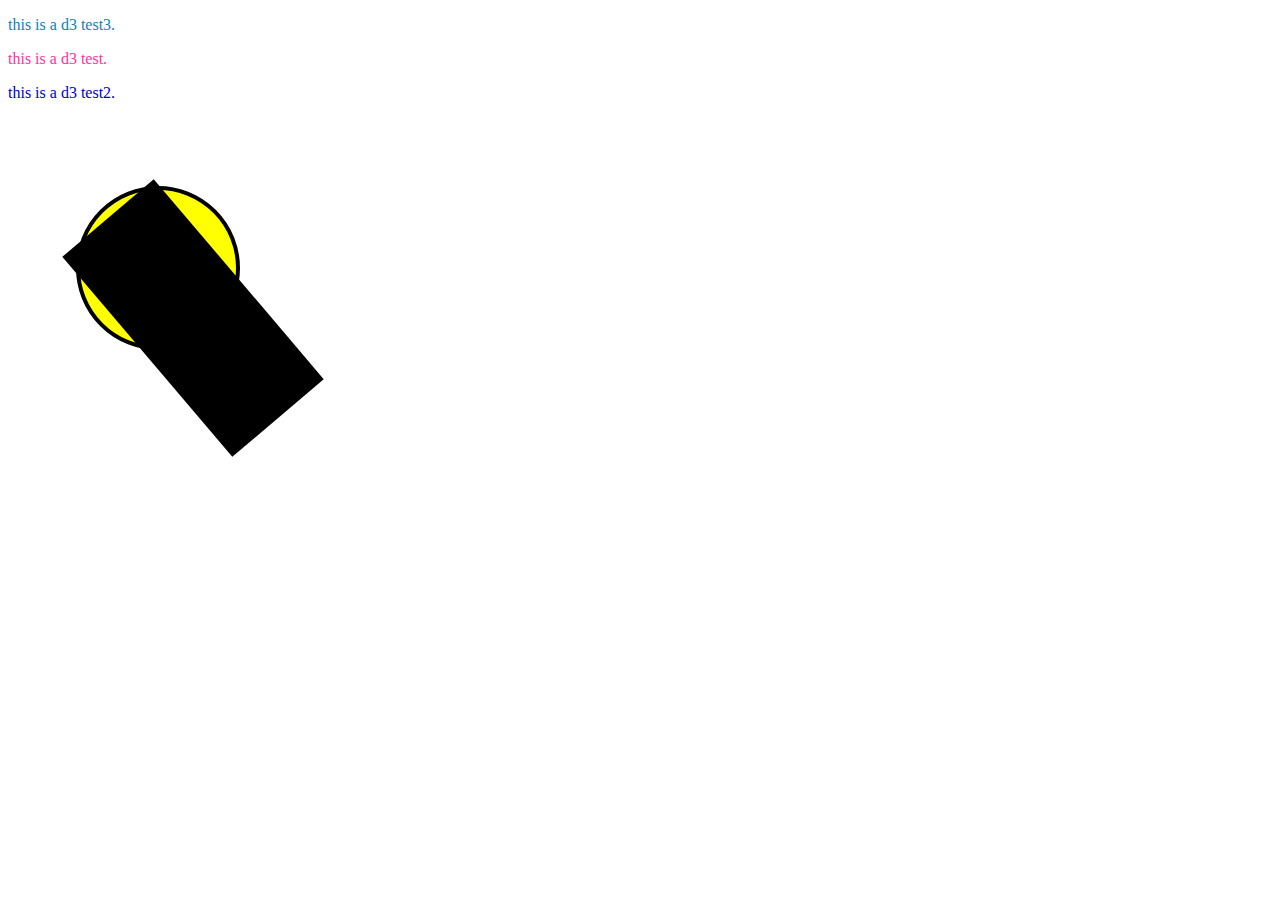
<file: index.html>
<!DOCTYPE html>
<html lang="en">
<head>
    <meta charset="UTF-8">
    <title>indexHtml</title>
    <script src="https://d3js.org/d3.v3.min.js"></script>
</head>
<body>
<p style="color:#1181B8;"> this is a d3 test3.</p>
<div>
    <p style="color:#ff3399;"> this is a d3 test.</p>

    <p style="color:#0000cc;"> this is a d3 test2.</p>

</div>
<!--svg共预定义了7种形状元素，分别为rect、circle、ellipse、line、polyline、polygon、path -->
<svg width="600" height="600" version="1.0" xmlns="http://www.w3.org/2007/XMLSchema-versioning">

    <!--r为圆的半径-->
    <circle r="80" cx="150" cy="150" style="fill:yellow; stroke: black; stroke-width:4px "></circle>
    <path d="M 100,100 L270,300" style="stroke: black; stroke-width: 120px"></path>
</svg>

</body>
<script>
    var paragraph = document.getElementsByTagName("p");
    // paragraph[0].innerHTML = "hello d3";
    // console.log(paragraph);
    // for (var i=0;i<paragraph.length;i++){
    //     var para = paragraph.item(i);
    //     para.innerHTML = "hello world";
    //     para.style.setProperty("color","black",null);
    // }
    // d3.selectAll("p").style("color","white","black");
    // d3.select("body").transition()
    //     .style("background-color", "black");


    d3.selectAll("p")
    // function（d,i）中的i和d则分别是当前正在执行函数的元素的序号和对应的data值（不是元素内容，而是data方法绑定的值）
        .style("color", function (d, i) {
            // js中的三目运算符，为true时执行前一句，为false时执行后一句
            return i % 2 ? "#ff3399" : "#0000cc";
        })


    d3.selectAll("p")
    //Computed properties often refer to bound data. Data is specified as an array of values, and each value is passed as the first argument (d) to selection functions.
    // 计算的属性通常会引用绑定的数据，数据被指定为值数组，每个值作为第一个参数（d）传递给选择函数。使用默认的索引连接，数据数组中的第一个元素将传递给选择中的第一个节点，第二个元素传递给第二个节点，依此类推。
        .data([20, 48, 36])
        // function (d)绑定的是data数据对象，返回的是数据对象+"px"。
        .style("font-size", function (d) {
            console.log(d);
            return d + "px";
        })

    // d3.selectAll("circle").transition()
    //     .duration(750)
    //     .delay(function (d,i) {return i*10;})
    //     .attr("r", function (d) { return Math.sqrt(d);});
    var p = d3.selectAll("div p")
    p.datum("test")
        .append("span")
        .text(function (d, i) {
            return d + " " + i;
        })

    // .text("hello world");
    // .seclectAll("p")

</script>
</html>
</file>
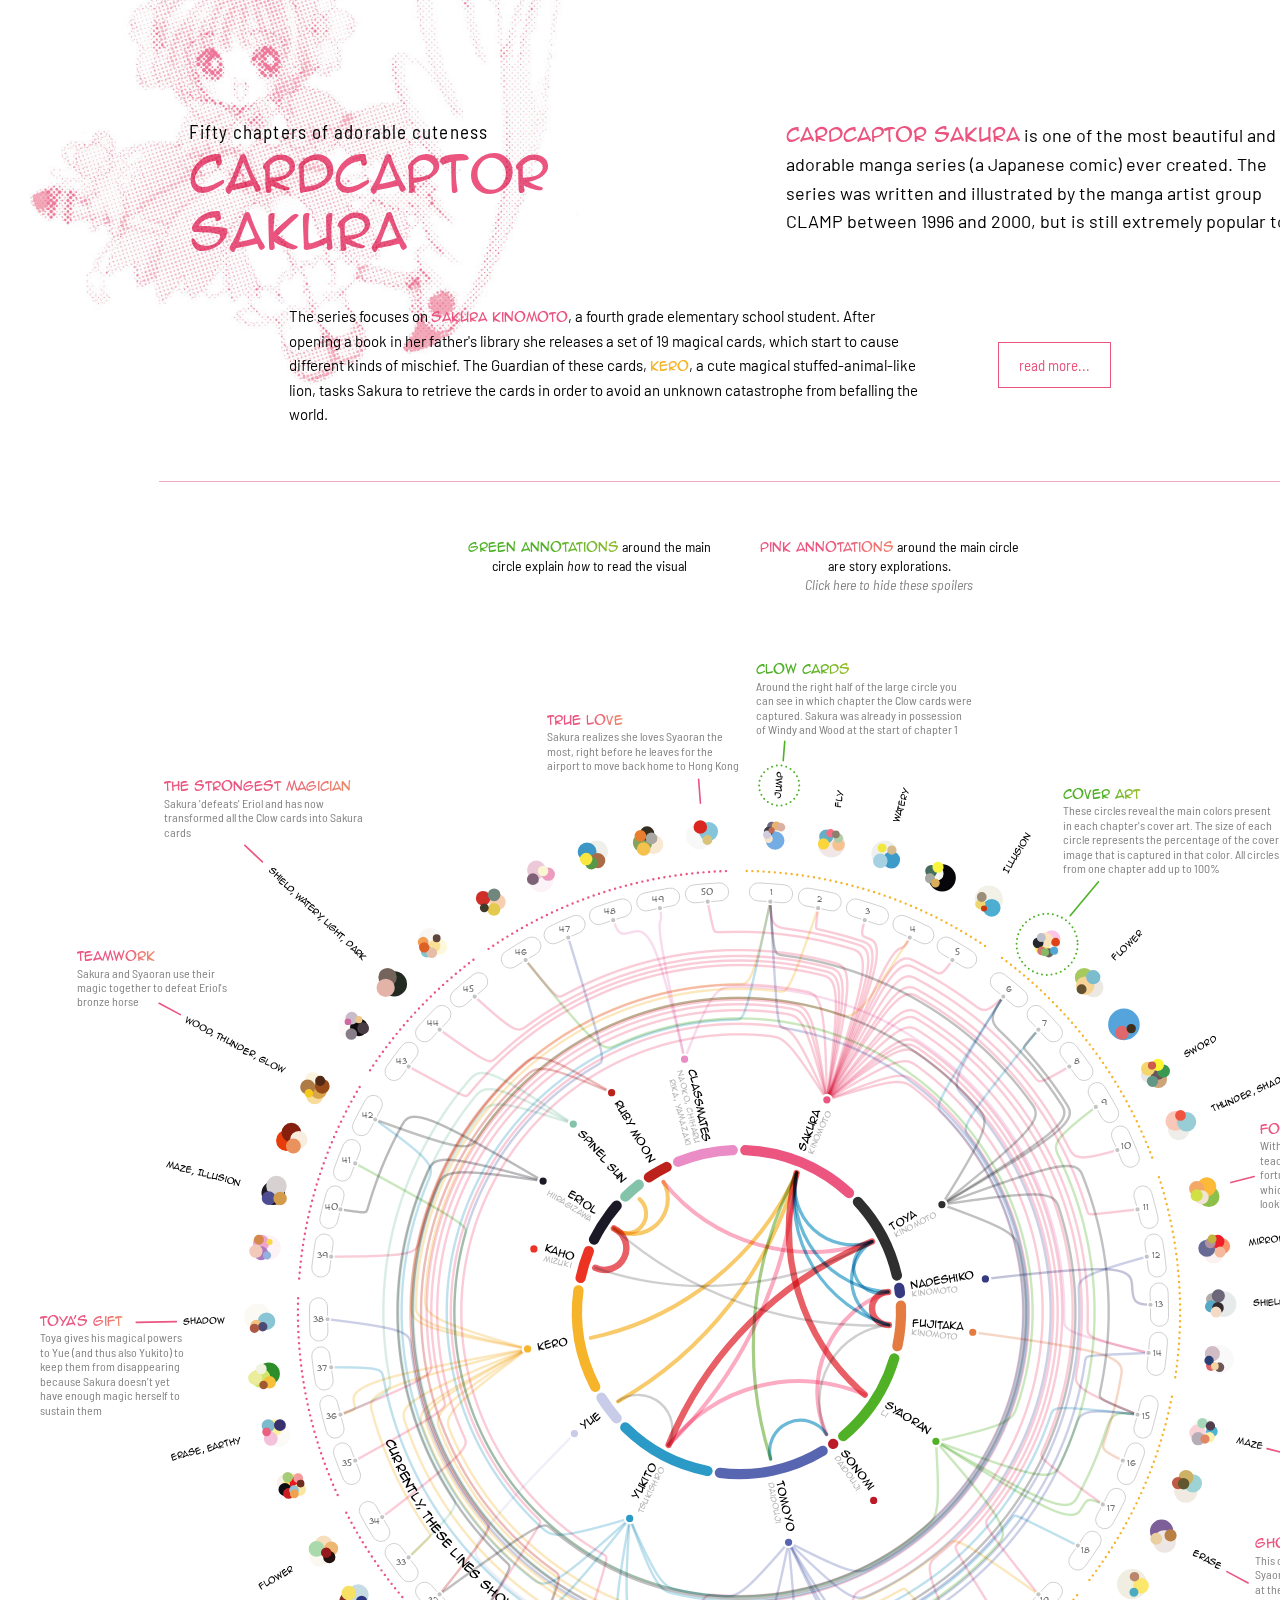
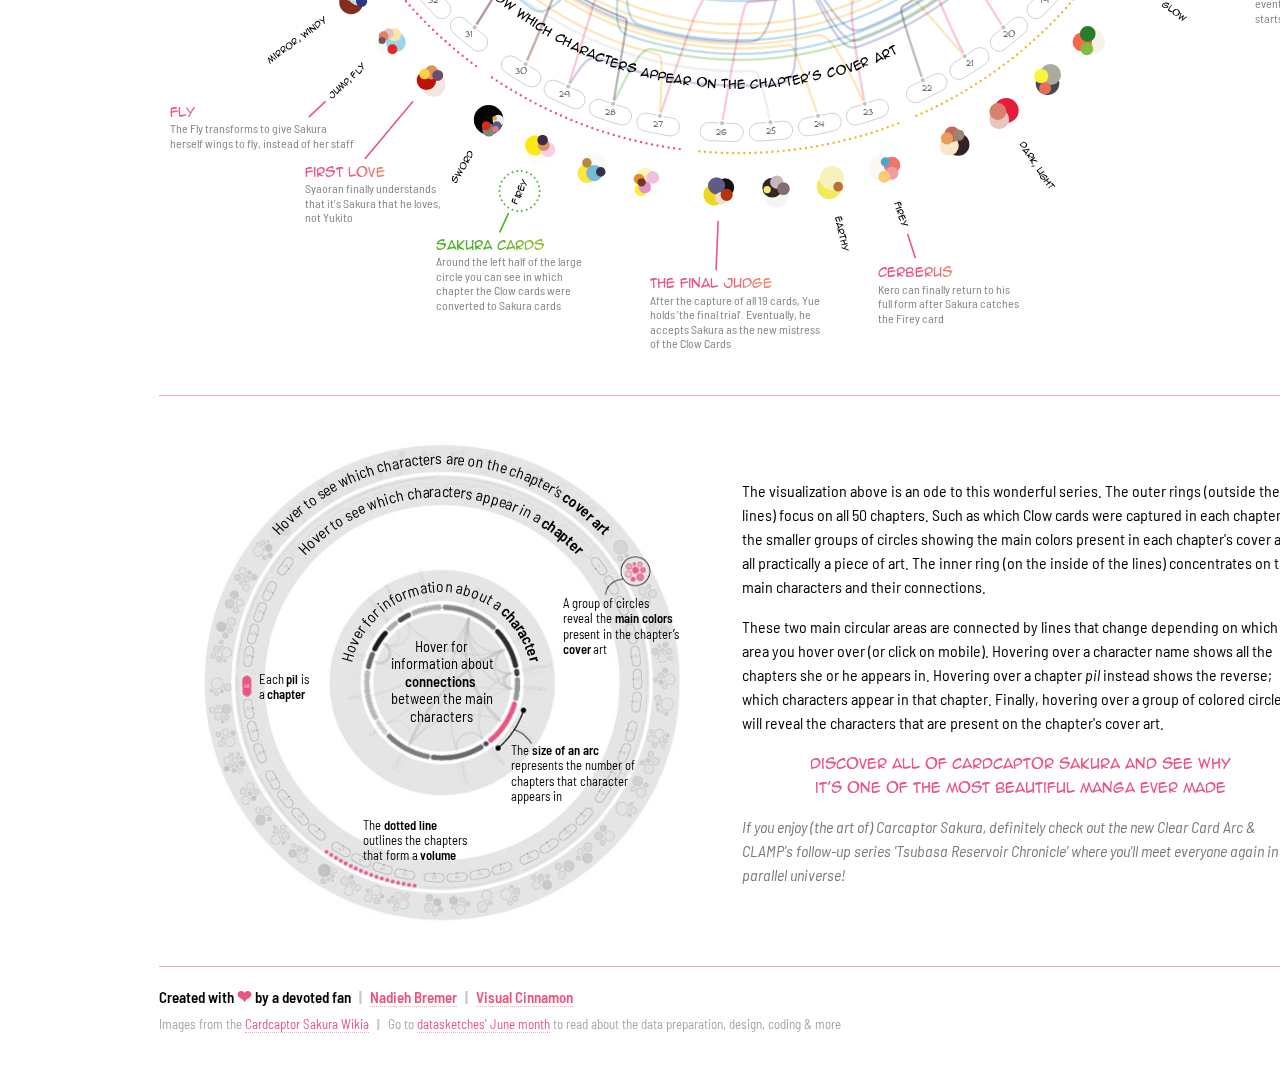
<file: graphs/Cardcaptor/index.html>
<!DOCTYPE html>

<head>
    <meta http-equiv="Content-Type" content="text/html; charset=UTF-8">
    <meta http-equiv="X-UA-Compatible" content="IE=edge">
    <meta name="viewport" content="width=device-width, initial-scale=1">

    <title>Cardcaptor Sakura - Fifty chapters of adorable cuteness</title>
    <meta name="author" content="Nadieh Bremer">
    <meta name="description" content="Data Sketches - June - Fun - Nadieh">
    <meta name="keywords"
          content="data, visualization, visualisation, data visualization, data visualisation, information, information visualization, information visualisation, dataviz, datavis, infoviz, infovis, collaboration, data art">

    <meta property="og:title" content="Cardcaptor Sakura - Fifty chapters of adorable cuteness">
    <meta property="og:site_name" content="data sketch|es">
    <meta property="og:url" content="http://www.datasketch.es/june/code/nadieh">
    <meta property="og:description"
          content="Discover all of Cardcaptor Sakura and see why it's one of the most beautiful manga ever made">
    <meta property="og:type" content="article">
    <meta property="og:locale" content="en_US">
    <meta property="og:image" content="http://www.datasketch.es/june/code/nadieh/img/ccs_feature.jpg">
    <meta property="og:image:type" content="image/jpeg">
    <meta property="og:image:width" content="1920">
    <meta property="og:image:height" content="1080">

    <meta name="twitter:card" content="summary_large_image">
    <meta name="twitter:site" content="@datasketches">
    <meta name="twitter:creator" content="@NadiehBremer">
    <meta name="twitter:title" content="Cardcaptor Sakura - Fifty chapters of adorable cuteness">
    <meta name="twitter:description"
          content="Discover all of Cardcaptor Sakura and see why it's one of the most beautiful manga ever made">
    <meta name="twitter:image:src" content="http://www.datasketch.es/june/code/nadieh/img/ccs_feature.jpg">

    <!-- JavaScript plugin files -->
    <script src="plugins/d3.min.js"></script>
    <script src="plugins/lodash.min.js"></script>
    <script src="plugins/d3-annotation.min.js"></script>
    <script src="js/webfont.js"></script>

    <!-- Custom JavaScript files -->
    <script src="js/main.js"></script>

    <!-- Styling -->
    <link href="css/style.css" rel="stylesheet">
    <!-- Google fonts -->
    <link href="https://fonts.googleapis.com/css?family=Barlow+Semi+Condensed:400,400i,600|Barlow:400" rel="stylesheet">

</head>

<body>

<div class="outer-container" id="top-outer-container">
    <!-- Intro -->
    <div id="intro-container">
        <img id="ccs-logo" src="img/sakura-cmyk-dot-pink.jpg"/>
        <div id="title-container">
            <div id="title">
                <div id="sub-title">Fifty chapters of adorable cuteness</div>
                <div id="main-title">Cardcaptor Sakura</div>
            </div>
        </div>
        <div id="intro">
            <p class="intro-text" style="margin-top: 0px;"><span class="anime pink">Cardcaptor Sakura</span> is one of
                the most beautiful and adorable manga series (a Japanese comic) ever created. The series was written and
                illustrated by the manga artist group CLAMP between 1996 and 2000, but is still extremely popular today.
            </p>
        </div>
    </div>

    <div id="story-intro">
        <div id="story-intro-text">
            <p>The series focuses on <span class="anime pink character">Sakura Kinomoto</span>, a fourth grade
                elementary school student. After opening a book in her father's library she releases a set of 19 magical
                cards, which start to cause different kinds of mischief. The Guardian of these cards, <span
                        class="anime yellow character">Kero</span>, a cute magical stuffed-animal-like lion, tasks
                Sakura to retrieve the cards in order to avoid an unknown catastrophe from befalling the world.</p>
        </div>
        <div id="read-more-button"><p>read more...</p></div>
    </div>

    <div id="character-intro" class="read-more">
        <div class="character-group" id="character-group-1">
            <img class="manga-mobile-img" src="img/manga-img-1.jpg"/>
            <div id="character-text-1" class="character-text">
                <p>Sakura has one sibling, her 17-year old brother <span
                        class="anime pink character">Toya Kinomoto</span>. He has magical powers, however, unlike
                    Sakura, his manifest themselves with him seeing ghosts and being aware of magical beings, but also
                    having a "sixth sense" for detecting impending threats.</p>
                <div id="color-explanation">
                    <p class="pink">Human with magical powers</p>
                    <p class="green">Normal human</p>
                    <p class="yellow">Magical being</p>
                </div>
                <p>Sakura's father, <span class="anime green character">Fujitaka Kinomoto</span> is a college professor
                    of archaeology at Towa University. He's extremely kind and caring, and although he's very busy with
                    his work, he finds time for his children whenever he can. Her mother, <span
                            class="anime green character">Nadeshiko Kinomoto</span> sadly died when Sakura was only 3.
                    She was exceptionally beautiful and used to work as a model. In the series Nadeshiko is sometimes
                    seen as an angel, although only Toya is able to see her.</p>
                <p>Sakura's best friend <span class="anime green character">Tomoyo Daidouji</span> designs and creates
                    the cute outfits that Sakura wears while capturing cards. She also makes sure to record any special
                    event with her video camera. Tomoyo's mother, <span
                            class="anime green character">Sonomi Daidouji</span>, is the president of a big toy company,
                    but also the cousin of Nadeshiko.</p>
            </div>
            <div class="manga-img manga-img-right">
                <div id="manga-img-1"></div>
            </div>
        </div>

        <div class="character-group" id="character-group-2">
            <img class="manga-mobile-img" src="img/manga-img-2.jpg"/>
            <div class="manga-img manga-img-left">
                <div id="manga-img-2"></div>
            </div>
            <div id="character-text-2" class="character-text">
                <p>Early on, <span class="anime pink character">Syaoran Li</span> joins the class. Being a distant
                    relative of Clow Reed, the creator of the Clow cards, he is sent to Sakura's city by his family to
                    start collecting the cards.</p>
                <p><span class="anime yellow character">Yukito Tsukishiro</span> is Toya's best friend and Sakura's big
                    crush. He is very kind and gentle and is hardly ever seen without a smile. We slowly learn during
                    the first arc that there is more to him than meets the eye.</p>
                <p>Halfway during the first arc, <span class="anime pink character">Kaho Mizuki</span> joins Sakura's
                    school as a substitute math teacher. She remains a kind and mysterious person throughout the arc.
                </p>
                <p>During the second arc, <span class="anime pink character">Eriol Hiiragizawa</span> joins Sakura's
                    class. He creates a series of "magical disasters" in order to force Sakura to convert the Clow cards
                    into her own Sakura cards. Eriol is helped in this by his own two Guardians: <span
                            class="anime yellow character">Spinel Sun</span> being the counterpart of Kero and <span
                            class="anime yellow character">Ruby Moon</span> being the counterpart of Yue.</p>
            </div>
        </div>
    </div>

    <div class="divider-line"></div>

    <div id="annotation-explanation">
        <p id="visual-explanation"><span id="green-gradient">Green annotations</span> around the main circle explain <i>how</i>
            to read the visual</p>
        <p id="story-annotation"><span id="pink-gradient">Pink annotations</span> around the main circle are story
            explorations.<br><span style="font-style: italic; color: #838383;">Click here to <span
                    id="hide-show">hide</span> these spoilers</span></p>
    </div>
</div>

<!-- Chart -->
<div id="chart-container">
    <div id="chart"></div>
</div>

<div class="outer-container">
    <div class="divider-line"></div>
    <!-- Legend -->
    <div id="visual-explanation-container">
        <div id="circle-layer-explanation">
            <img id="layer-legend" src="img/ccs-layer-legend.jpg"/>
            <svg version="1.1" id="layer-legend-svg" xmlns="http://www.w3.org/2000/svg" xmlns:xlink="http://www.w3.org/1999/xlink" x="0px" y="0px"
					width="1400px" height="1400px" viewBox="0 0 1400 1400" xml:space="preserve">
					<style type="text/css">
						.st0 {
                            fill: none;
                        }

                        .st1 {
                            font-family: 'Barlow Semi Condensed', sans-serif;
                            font-weight: 400;
                        }

                        .st2 {
                            font-size: 39px;
                        }

                        .st3 {
                            font-family: 'Barlow Semi Condensed', sans-serif;
                            font-weight: 600;
                        }

                        .st4 {
                            font-size: 34px;
                        }

                        .st5 {
                            text-anchor: middle;
                        }
					</style>
					<text id="relation_x5F_text" transform="matrix(1 0 0 1 629.9378 615.5477)">
						<tspan x="0" y="0" class="st1 st2">Hover for </tspan>
						<tspan x="-65.4" y="46.8" class="st1 st2">information about </tspan>
						<tspan x="-25.7" y="93.6" class="st3 st2">connections </tspan>
						<tspan x="-64.5" y="140.4" class="st1 st2">between the main </tspan>
						<tspan x="-11.8" y="187.2" class="st1 st2">characters</tspan>
					</text>
					<g id="character_x5F_text">
						<path id="SVGID_x5F_1_x5F_" class="st0" d="M945,700c0,135.3-109.7,245-245,245S455,835.3,455,700s109.7-245,245-245 S945,564.7,945,700z" />
						<text>
							<textPath xlink:href="#SVGID_x5F_1_x5F_" startOffset="75%">
								<tspan class="st1 st5" style="font-size:42px;">Hover for information about a </tspan>
								<tspan class="st3 st5" style="font-size:42px;">character</tspan>
							</textPath>
						</text>
					</g>
					<path id="chapter_x5F_x5F_x5F_text_x5F_1_x5F_" class="st0" d="M1200,700c0,276.1-223.9,500-500,500S200,976.1,200,700 s223.9-500,500-500S1200,423.9,1200,700z" />
					<text id="chapter_x5F_text">
						<textPath xlink:href="#chapter_x5F_x5F_x5F_text_x5F_1_x5F_" startOffset="75%">
							<tspan class="st1 st5" style="font-size:42px;">Hover to see which characters appear in a </tspan>
							<tspan class="st3 st5" style="font-size:42px;">chapter</tspan>
						</textPath>
					</text>
					<path id="cover_x5F_x5F_x5F_text_x5F_1_x5F_" class="st0" d="M1287.5,700c0,324.5-263,587.5-587.5,587.5s-587.5-263-587.5-587.5 s263-587.5,587.5-587.5S1287.5,375.5,1287.5,700z" />
					<text id="cover_x5F_text">
						<textPath xlink:href="#cover_x5F_x5F_x5F_text_x5F_1_x5F_" startOffset="75%">
							<tspan class="st1 st5" style="font-size:42px;">Hover to see which characters are on the chapter’s </tspan>
							<tspan class="st3 st5" style="font-size:42px;">cover art</tspan>
						</textPath>
					</text>
					<text id="volume_x5F_text" transform="matrix(1 0 0 1 490.726 1092.1196)">
							<tspan x="0" y="0" class="st1 st4">The </tspan>
							<tspan x="56.1" y="0" class="st3 st4">dotted line</tspan>
							<tspan x="200.7" y="0" class="st1 st4"> </tspan>
							<tspan x="0" y="40.8" class="st1 st4">outlines the chapters </tspan>
							<tspan x="0" y="81.6" class="st1 st4">that form a </tspan>
							<tspan x="152.8" y="81.6" class="st3 st4">volume</tspan>
						</text>
						<text id="chapter_x5F_pil_x5F_text" transform="matrix(1 0 0 1 212 700)">
							<tspan x="0" y="0" class="st1 st4">Each </tspan>
							<tspan x="72.1" y="0" class="st3 st4">pil </tspan>
							<tspan x="111.4" y="0" class="st1 st4">is </tspan>
							<tspan x="0" y="40.8" class="st1 st4">a </tspan>
							<tspan x="22.5" y="40.8" class="st3 st4">chapter</tspan>
						</text>
						<text id="arc_x5F_text" transform="matrix(1 0 0 1 888.7137 892.2003)">
							<tspan x="0" y="0" class="st1 st4">The </tspan>
							<tspan x="56.1" y="0" class="st3 st4">size of an arc</tspan>
							<tspan x="235.3" y="0" class="st1 st4"> </tspan>
							<tspan x="0" y="40.8" class="st1 st4">represents the number of </tspan>
							<tspan x="0" y="81.6" class="st1 st4">chapters that character </tspan>
							<tspan x="0" y="122.4" class="st1 st4">appears in</tspan>
						</text>
						<text id="arc_x5F_text_1_" transform="matrix(1 0 0 1 1028.3667 498.1989)">
							<tspan x="0" y="0" class="st1 st4">A group of circles </tspan>
							<tspan x="0" y="40.8" class="st1 st4">reveal the </tspan>
							<tspan x="138" y="40.8" class="st3 st4">main colors</tspan>
							<tspan x="309.1" y="40.8" class="st1 st4"> </tspan>
							<tspan x="0" y="81.6" class="st1 st4">present in the chapter’s </tspan>
							<tspan x="0" y="122.4" class="st3 st4">cover</tspan>
							<tspan x="79" y="122.4" class="st1 st4"> art</tspan>
						</text>
				</svg>
        </div>
        <div id="explanation">
            <p>The visualization above is an ode to this wonderful series. The outer rings (outside the lines) focus on
                all 50 chapters. Such as which Clow cards were captured in each chapter or the smaller groups of circles
                showing the main colors present in each chapter's cover art, all practically a piece of art. The inner
                ring (on the inside of the lines) concentrates on the main characters and their connections.</p>
            <p stlye="padding-bottom: 0px;">These two main circular areas are connected by lines that change depending
                on which area you hover over (or click on mobile). Hovering over a character name shows all the chapters
                she or he appears in. Hovering over a chapter <i>pil</i> instead shows the reverse; which characters
                appear in that chapter. Finally, hovering over a group of colored circles will reveal the characters
                that are present on the chapter's cover art.</p>
            <p id="discover-note">Discover all of Cardcaptor Sakura and see why it's one of the most beautiful manga
                ever made</p>
            <!--<img id="chibi-sakura" src="img/chibi-sakura.jpg"/>-->
            <p id="tsubasa-note">If you enjoy (the art of) Carcaptor Sakura, definitely check out the new Clear Card Arc
                & CLAMP's follow-up series 'Tsubasa Reservoir Chronicle' where you'll meet everyone again in a parallel
                universe!</p>
        </div>
    </div>


    <!-- Credits & Data -->
    <div id="credit">
        <p class="credit-bold">Created with <span class="pink" style="font-size: 1.2em;">❤</span> by a devoted fan
            <span class="divider grey">|</span>
            <a href="https://twitter.com/NadiehBremer" target="_new">Nadieh Bremer</a>
            <span class="divider grey">|</span>
            <a href="http://www.visualcinnamon.com/" target="_new">Visual Cinnamon</a>
        </p>
        <p class="credit-note">Images from the
            <a href="http://ccsakura.wikia.com/wiki/Cardcaptor_Sakura_Wiki" target="_new">Cardcaptor Sakura Wikia</a>
            <span class="divider grey">|</span> Go to
            <a href="../..">datasketches' June month</a> to read about the data preparation, design, coding & more</p>
    </div>
</div>

<!--load font script-->
<script>

    WebFont.load({
        google: {
            families: ['Barlow Semi Condensed:400,400i,60', 'Barlow:400']
        },
        custom: {
            families: ['Anime Ace']
        },
        active: function () {
            //Create the visual
            setTimeout(create_CCS_chart, 500);
        }
    });
    //setTimeout(create_CCS_chart,500)
    // //Doesn't seem to work...
    // document.fonts.ready.then(() => {
    // 	setTimeout(create_CCS_chart,500)
    //   });

    var current_width = window.innerWidth;
    var eventTimeout; // Set timeout variable

    d3.select(window).on('resize', function () {
        //Only resize if the width is changed, not the height
        //Otherwise you get odd behavior on mobile due to URL bar appearing and disappearing
        if (window.innerWidth !== current_width) {
            current_width = window.innerWidth;
            //Ignore resize events as long as an actualResizeHandler execution is in the queue
            if (!eventTimeout) {
                eventTimeout = setTimeout(function () {
                    eventTimeout = null;
                    create_CCS_chart();
                }, 800);
            }
        }
        ;
    }, false);//on resize
</script>

</body>

</html>
</file>
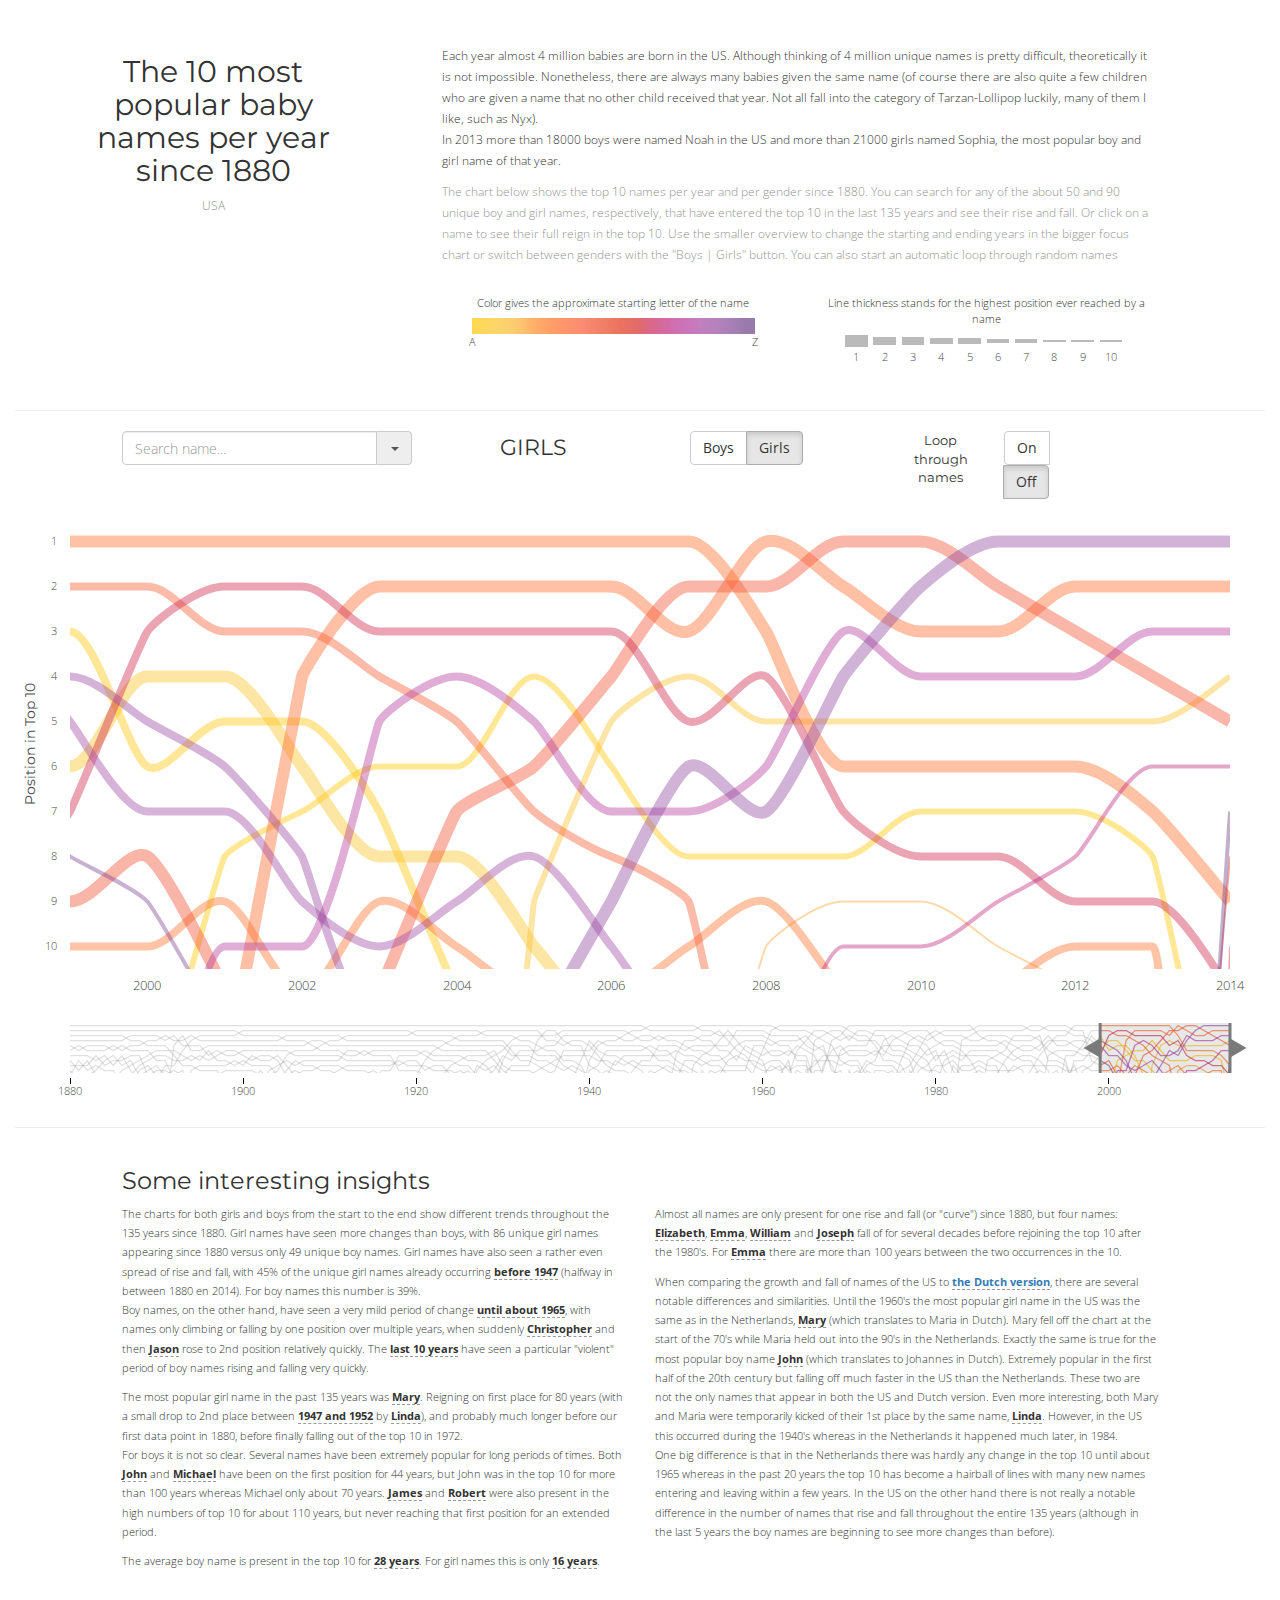
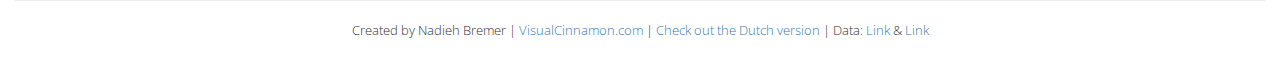
<file: graphs/Top10BabyName/index.html>
<!DOCTYPE html>
<html lang="en">
<head>
    <meta charset="UTF-8">
    <title>Top10BabyName</title>
    <!-- Google fonts -->
    <link href='https://fonts.googleapis.com/css?family=Open+Sans:400,800,700,300' rel='stylesheet' type='text/css'>
    <link href='https://fonts.googleapis.com/css?family=Montserrat' rel='stylesheet' type='text/css'>

    <!-- D3 -->
    <script src="lib/d3.v3.min.js"></script>

    <!-- jQuery -->
    <script src="lib/jquery.min.js"></script>
    <!-- Bootstrap 3 -->
    <link rel="stylesheet" href="https://maxcdn.bootstrapcdn.com/bootstrap/3.3.2/css/bootstrap.min.css">
    <script src="https://maxcdn.bootstrapcdn.com/bootstrap/3.3.2/js/bootstrap.min.js"></script>

    <!-- Combobox script for the search box -->
    <script src="lib/bootstrap-combobox.js"></script>
    <link href="css/bootstrap-combobox.css" type="text/css" rel="stylesheet">

    <!-- Data -->
    <script src="js/boy_names_us.js"></script>
    <script src="js/girl_names_us.js"></script>

    <link href="css/style.css" type="text/css" rel="stylesheet">
</head>
<body>

<div class="chartWrapper">
    <div id="cont" class="container-fluid">

        <!-- Introduction -->
        <div class="row" style="padding: 5px 0px;">
            <div class="col-sm-4 column">
                <div class="row" style="padding: 0px 50px;">
                    <div class="col-md-12 column text-center">
                        <h2 class="titles">The 10 most popular baby names per year since 1880</h2>
                        <span class="subheader">USA</span>
                    </div>
                </div>
            </div>
            <div class="col-sm-7 column">
                <div class="row">
                    <div class="col-md-12 column" style="padding-top: 10px;">
                        <p><span style="font-size: 12px;" class="expl">Each year almost 4 million babies are born in the US.
							Although thinking of 4 million unique names is pretty difficult, theoretically it is not impossible. Nonetheless, there are always many babies given the same name
							(of course there are also quite a few children who are given a name that no other child received that year. Not all fall into the category of Tarzan-Lollipop luckily, many of them I like, such as Nyx).<br>
							In 2013 more than 18000 boys were named Noah in the US and more than 21000 girls named Sophia, the most popular boy and girl name of that year.</span>
                        </p>
                        <p><span style="font-size: 12px; color: #949494;" class="expl">The chart below shows the top 10 names per year and per gender since 1880.
							You can search for any of the about 50 and 90 unique boy and girl names, respectively, that have entered the top 10 in the last 135 years
							and see their rise and fall. Or click on a name to see their full reign in the top 10.
							Use the smaller overview to change the starting and ending years in the bigger focus chart or switch between genders with the "Boys | Girls" button.
							You can also start an automatic loop through random names
							</span></p>
                    </div>
                </div>
                <div class="row" style="margin-top:20px;">
                    <div class="col-md-6 column text-center">
                        <span style="font-size: 11px;">Color gives the approximate starting letter of the name</span>
                        <div class="colorLegend"></div>
                    </div>
                    <div class="col-md-6 column text-center">
                        <span style="font-size: 11px;">Line thickness stands for the highest position ever reached by a name</span>
                        <div class="widthLegend"></div>
                    </div>
                </div>

            </div>
        </div>

        <hr>

        <!-- Search box and Boy / Girl button -->
        <div class="row text-center">
            <div class="col-sm-3 col-sm-offset-1 column text-center">
                <div class="form-group">
                    <select id="searchBox" class="combobox input-large form-control" style="display: none;"
                            onchange="searchEvent(this.value)">
                        <option value="" selected="selected">Search name...</option>
                    </select>
                </div>
            </div>
            <div class="col-sm-2 col-sm-push-2 column text-center">
                <div id="buttonWrapper" class="btn-group" data-toggle="buttons">
                    <label id="boyButton" class="btn btn-default"><input type="radio" class="btn-options"> Boys </label>
                    <label id="girlButton" class="btn btn-default active"><input type="radio" class="btn-options"> Girls
                    </label>
                </div>
            </div>
            <div class="col-sm-3 col-sm-push-2 column text-center">
                <div class="col-md-offset-1 col-md-4 column text-center">
                    <span class="titles" style="font-size: 13px;">Loop through names</span>
                </div>
                <div class="col-md-5 column text-center">
                    <div id="buttonWrapper" class="btn-group" data-toggle="buttons">
                        <label id="loopStartButton" class="btn btn-default"><input type="radio" class="btn-options"> On
                        </label>
                        <label id="loopStopButton" class="btn btn-default active"><input type="radio"
                                                                                         class="btn-options"> Off
                        </label>
                    </div>
                </div>
            </div>
            <div class="col-sm-2 col-sm-pull-5 column text-center">
                <span class="genderTitle">Girls</span>
            </div>
        </div>

        <!-- Focus chart -->
        <div class="row">
            <div class="col-md-12 column text-center">
                <div class="chart focus"></div>
            </div>
        </div>

        <!-- Context chart -->
        <div class="row">
            <div class="col-md-12 column text-center">
                <div class="chart context"></div>
            </div>
        </div>

        <hr>

        <!-- Interesting insights -->
        <div class="row" style="padding-top: 0px;">
            <div class="col-sm-11 column col-sm-offset-1">
                <h3>Some interesting insights</h3>
            </div>
            <div class="col-sm-5 column col-sm-offset-1">
                <p class="insights">
                    The charts for both girls and boys from the start to the end show different trends throughout the
                    135 years since 1880.
                    Girl names have seen more changes than boys, with 86 unique girl names appearing since 1880 versus
                    only 49 unique boy names.
                    Girl names have also seen a rather even spread of rise and fall, with 45% of the unique girl names
                    already occurring <span id="years_1947_girls" class="clickable">before 1947</span>
                    (halfway in between 1880 en 2014). For boy names this number is 39%.<br>
                    Boy names, on the other hand, have seen a very mild period of change <span id="years_1965_boys"
                                                                                               class="clickable">until about 1965</span>,
                    with names only climbing or falling by one position over multiple years, when suddenly <span
                        id="Christopher" class="clickable">Christopher</span>
                    and then <span id="Jason" class="clickable">Jason</span> rose to 2nd position relatively quickly.
                    The <span id="years_2005_boys" class="clickable">last 10 years</span> have seen a particular
                    "violent" period of boy names rising and falling very quickly.
                </p>
                <p class="insights">
                    The most popular girl name in the past 135 years was <span id="Mary" class="clickable">Mary</span>.
                    Reigning on first place for 80 years
                    (with a small drop to 2nd place between <span id="years_1947_1952_girls" class="clickable">1947 and 1952</span>
                    by <span id="Linda" class="clickable">Linda</span>),
                    and probably much longer before our first data point in 1880, before finally falling out of the top
                    10 in 1972.<br>
                    For boys it is not so clear. Several names have been extremely popular for long periods of times.
                    Both <span id="John" class="clickable">John</span> and
                    <span id="Michael" class="clickable">Michael</span> have been on the first position for 44 years,
                    but John was in the top 10 for more than 100 years whereas Michael only about 70 years.
                    <span id="James" class="clickable">James</span> and <span id="Robert"
                                                                              class="clickable">Robert</span> were also
                    present in the high numbers of top 10 for about 110 years,
                    but never reaching that first position for an extended period.
                </p>
                <p class="insights">
                    The average boy name is present in the top 10 for <span id="Daniel"
                                                                            class="clickable">28 years</span>. For girl
                    names this is only <span id="Ethel" class="clickable">16 years</span>.
                </p>
            </div>
            <div class="col-sm-5 column">
                <p class="insights">
                    Almost all names are only present for one rise and fall (or "curve") since 1880, but four names:
                    <span id="Elizabeth" class="clickable">Elizabeth</span>,
                    <span id="Emma" class="clickable">Emma</span>, <span id="William" class="clickable">William</span>
                    and <span id="Joseph" class="clickable">Joseph</span>
                    fall of for several decades before rejoining the top 10 after the 1980's.
                    For <span id="Emma" class="clickable">Emma</span> there are more than 100 years between the two
                    occurrences in the 10.
                </p>
                <p class="insights">
                    When comparing the growth and fall of names of the US to <a
                        href="https://nbremer.github.io/babynamesnl/" target="_blank" class="clickable">the Dutch
                    version</a>, there are several notable differences and similarities. Until the 1960's the most
                    popular girl name in the US was the same
                    as in the Netherlands, <span id="Mary2" class="clickable">Mary</span> (which translates to Maria in
                    Dutch). Mary fell off the chart at the start of the 70's while Maria held out into the 90's in the
                    Netherlands.
                    Exactly the same is true for the most popular boy name <span id="John2"
                                                                                 class="clickable">John</span> (which
                    translates to Johannes in Dutch).
                    Extremely popular in the first half of the 20th century but falling off much faster in the US than
                    the Netherlands. These two are not the only names that appear in both the US and Dutch version.
                    Even more interesting, both Mary and Maria were temporarily kicked of their 1st place by the same
                    name, <span id="Linda2" class="clickable">Linda</span>. However, in the US this occurred during the
                    1940's whereas in the Netherlands it happened much later, in 1984.<br>
                    One big difference is that in the Netherlands there was hardly any change in the top 10 until about
                    1965 whereas in the past 20 years the top 10 has become a hairball of lines with many new names
                    entering and leaving within a few years.
                    In the US on the other hand there is not really a notable difference in the number of names that
                    rise and fall throughout the entire 135 years
                    (although in the last 5 years the boy names are beginning to see more changes than before).
                </p>
            </div>
        </div>

        <hr>

        <!-- Attribution -->
        <div class="row">
            <div class="col-md-12 column text-center">
					<span class="attribution">Created by Nadieh Bremer | <a href="https://www.visualcinnamon.com">VisualCinnamon.com</a> |
					<a href="https://nbremer.github.io/babynamesnl/">Check out the Dutch version</a> |
					Data: <a href="https://github.com/hadley/data-baby-names/blob/master/baby-names.csv"
                             target="_blank">Link</a> & <a href="http://www.ssa.gov/OACT/babynames/" target="_blank">Link</a></span>
            </div>
        </div>

    </div>
</div>

<script src="js/babynames_us.js"></script>
<script src="js/babynames.js"></script>

</body>
</html>
</file>
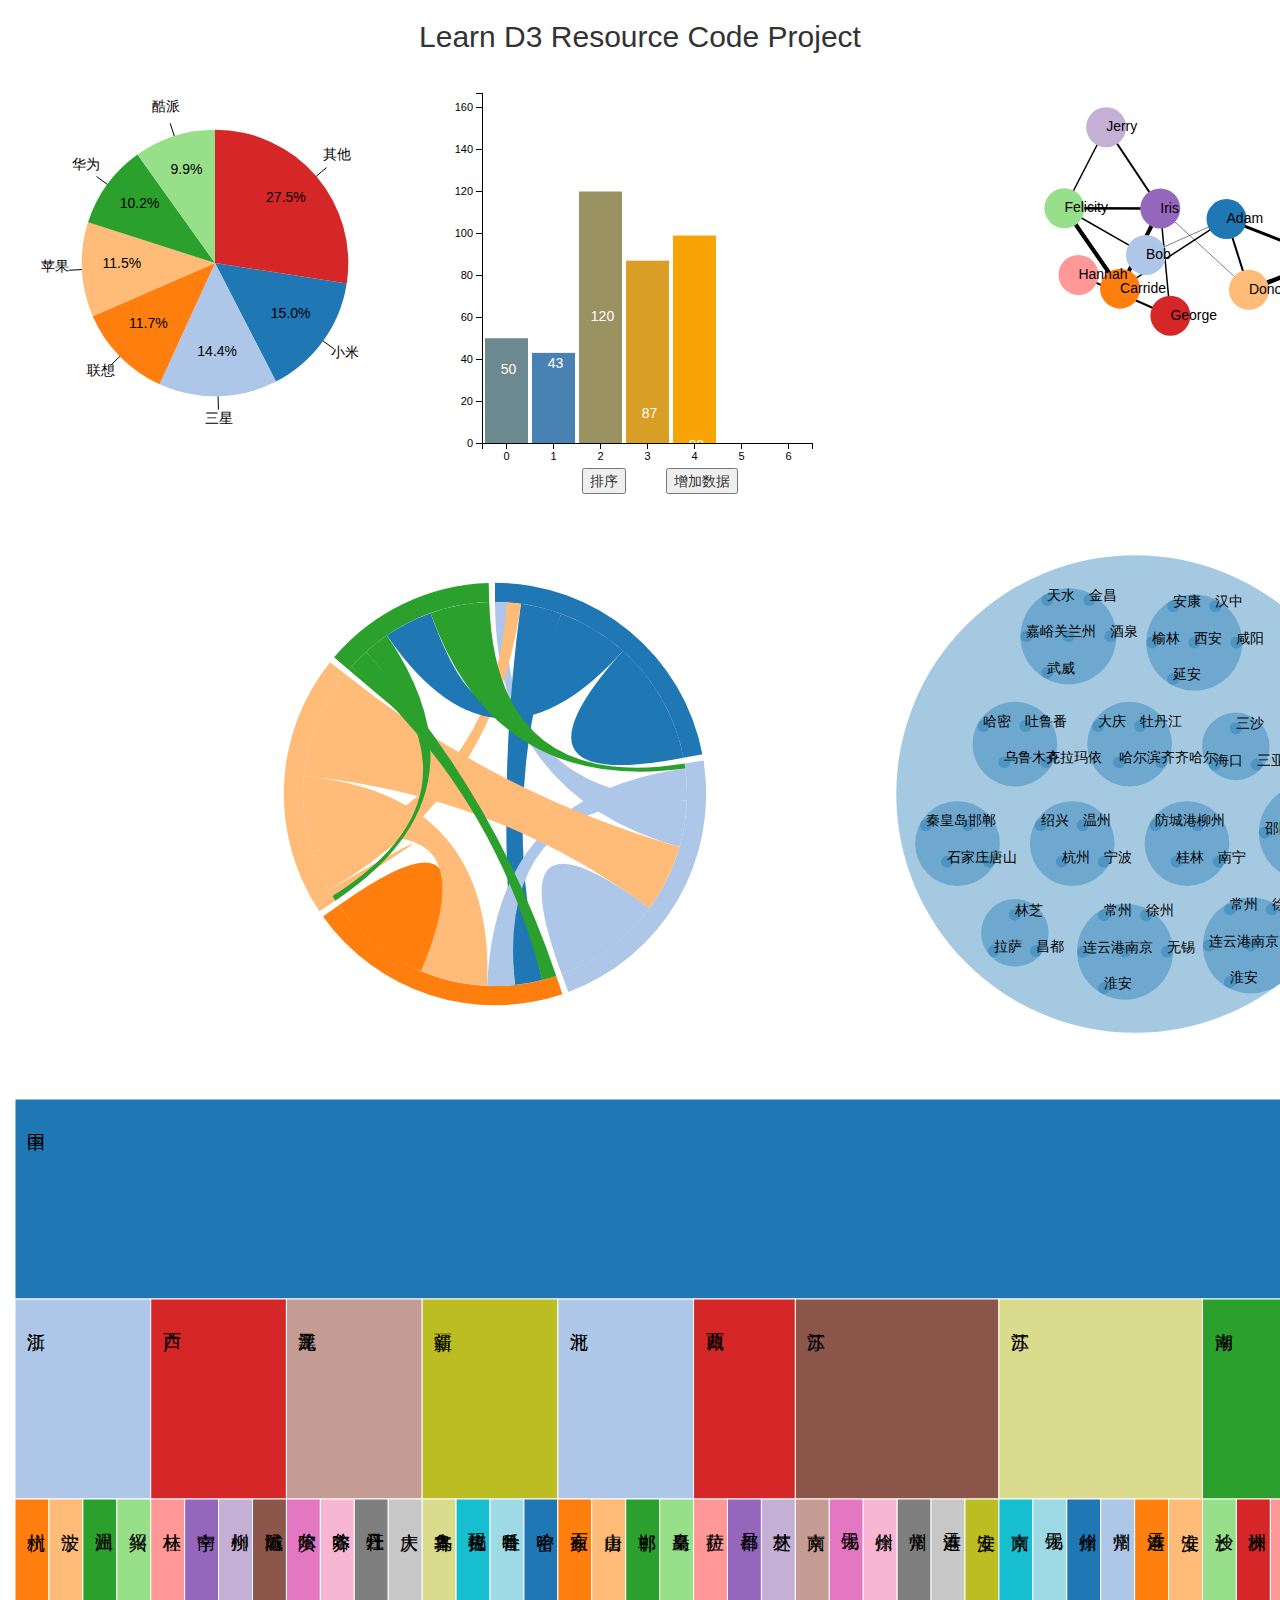
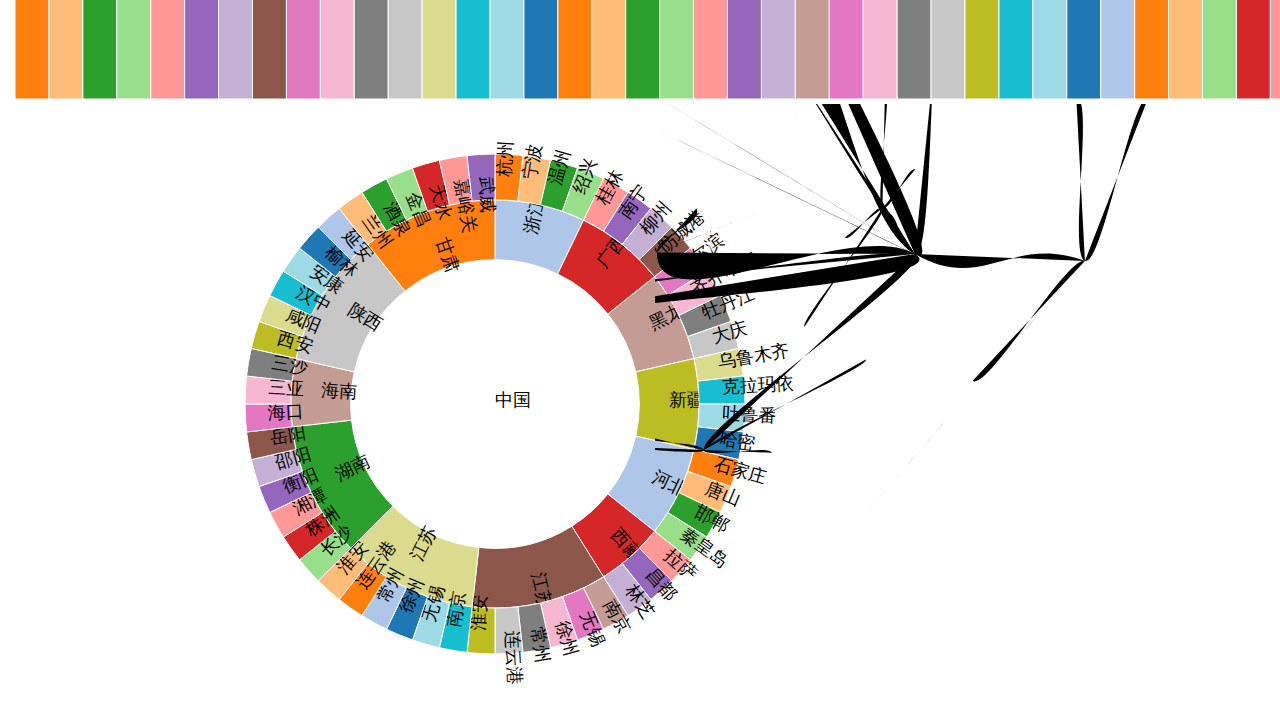
<file: demo.html>
<!DOCTYPE html>
<html lang="en">
<head>
    <meta charset="UTF-8">
    <title>d3-learning</title>
</head>
<link rel="stylesheet" href="https://cdn.jsdelivr.net/npm/bootstrap@3.3.7/dist/css/bootstrap.min.css"
      integrity="sha384-BVYiiSIFeK1dGmJRAkycuHAHRg32OmUcww7on3RYdg4Va+PmSTsz/K68vbdEjh4u" crossorigin="anonymous">
<link rel="stylesheet" href="css/main.css">

<!--<script src="lib/3.x/d3.layout.js"></script>-->
<style>

</style>

<body>
<h2 align="center">Learn D3 Resource Code Project</h2>
<div class="container-fluid">
    <div class="row">
        <div id="pie" class="col-md-4"></div>
        <div id="bar" class="col-md-4"></div>
        <div id="force_directed" class="col-md-4"></div>
    </div>
    <div class="row">
        <div id="chord_diagram" class="col-md-6"></div>
        <div id="pack_diagram" class="col-md-6"></div>
        <!--<div id="geodemo" class="col-md-6"></div>-->
        <!--<div id="force_disconnected" class="col-md-6"></div>-->
    </div>
    <div class="row">
        <div id="partition_diagram1" class="col-md-12"></div>
    </div>
    <div class="row">
        <div id="partition_diagram2" class="col-md-6"></div>
        <div id="cluster_diagram" class="col-md-6"></div>
    </div>
</div>
<script src="lib/3.x/d3.min.js"></script>
<script src="http://code.jquery.com/jquery-1.10.2.min.js"></script>
<script src="js/pie.js"></script>
<script src="js/bar.js"></script>
<script src="js/Force-Directed Graph.js"></script>
<!--<script src="js/geodemo.js"></script>-->
<script src="js/ChordDiagramDemo.js"></script>
<script src="js/PackDiagramDemo.js"></script>
<script src="js/PartitionDiagramDemo.js"></script>
<script src="js/PartitionDiagramDemo2.js"></script>
<script src="js/ClusterDiagramDemo.js"></script>
</body>
</html>
</file>
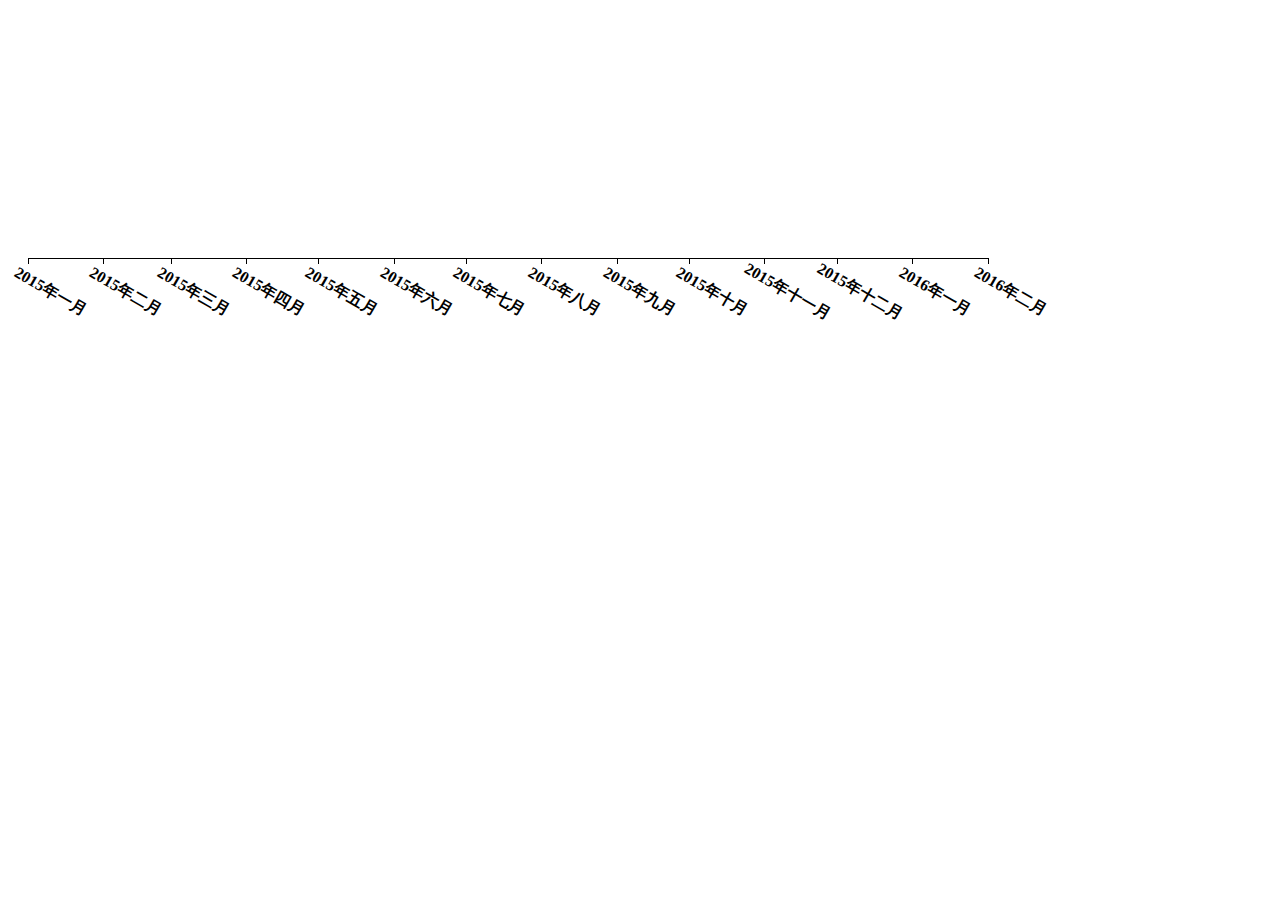
<file: timleline.html>
<!DOCTYPE html>
<meta charset="utf-8">
<style>
    body {
        font-weight: bold;
    }

    .axis path,
    .axis line {
        fill: none;
        stroke: #000;
        shape-rendering: crispEdges;
    }
</style>

<body>
<script src="lib/3.x/d3.min.js"></script>
<script>
    //简体中文本地化
    var zh = d3.locale({
        decimal: ".",
        thousands: ",",
        grouping: [3],
        currency: ["¥", ""],
        dateTime: "%a %b %e %X %Y",
        date: "%Y/%-m/%-d",
        time: "%H:%M:%S",
        periods: ["上午", "下午"],
        days: ["星期日", "星期一", "星期二", "星期三", "星期四", "星期五", "星期六"],
        shortDays: ["星期日", "星期一", "星期二", "星期三", "星期四", "星期五", "星期六"],
        months: ["一月", "二月", "三月", "四月", "五月", "六月", "七月", "八月", "九月", "十月", "十一月", "十二月"],
        shortMonths: ["一月", "二月", "三月", "四月", "五月", "六月", "七月", "八月", "九月", "十月", "十一月", "十二月"]
    });
    //svg宽，高
    var width = 1000,height = 500; //时间比例尺
    var timeScale = d3.time.scale() .domain([new Date(2015, 0, 1), new Date(2016, 1, 1)]) .range([0, width-40]);
    //时间轴
    var axis = d3.svg.axis() .scale(timeScale) .tickFormat(zh.timeFormat("%Y年%b")) .orient("bottom")
    //添加时间轴
    var svg = d3.select("body")
        .append("svg")
        .attr("width", width+200) .attr("height", height) .append("g") .attr("class", "axis")
        .attr("transform", "translate(" + 20 + "," + height/2 + ")") .call(axis);
    //旋转文字
    d3.selectAll('g.tick text').attr('transform','translate(30,20)rotate(30)')
</script>
</file>
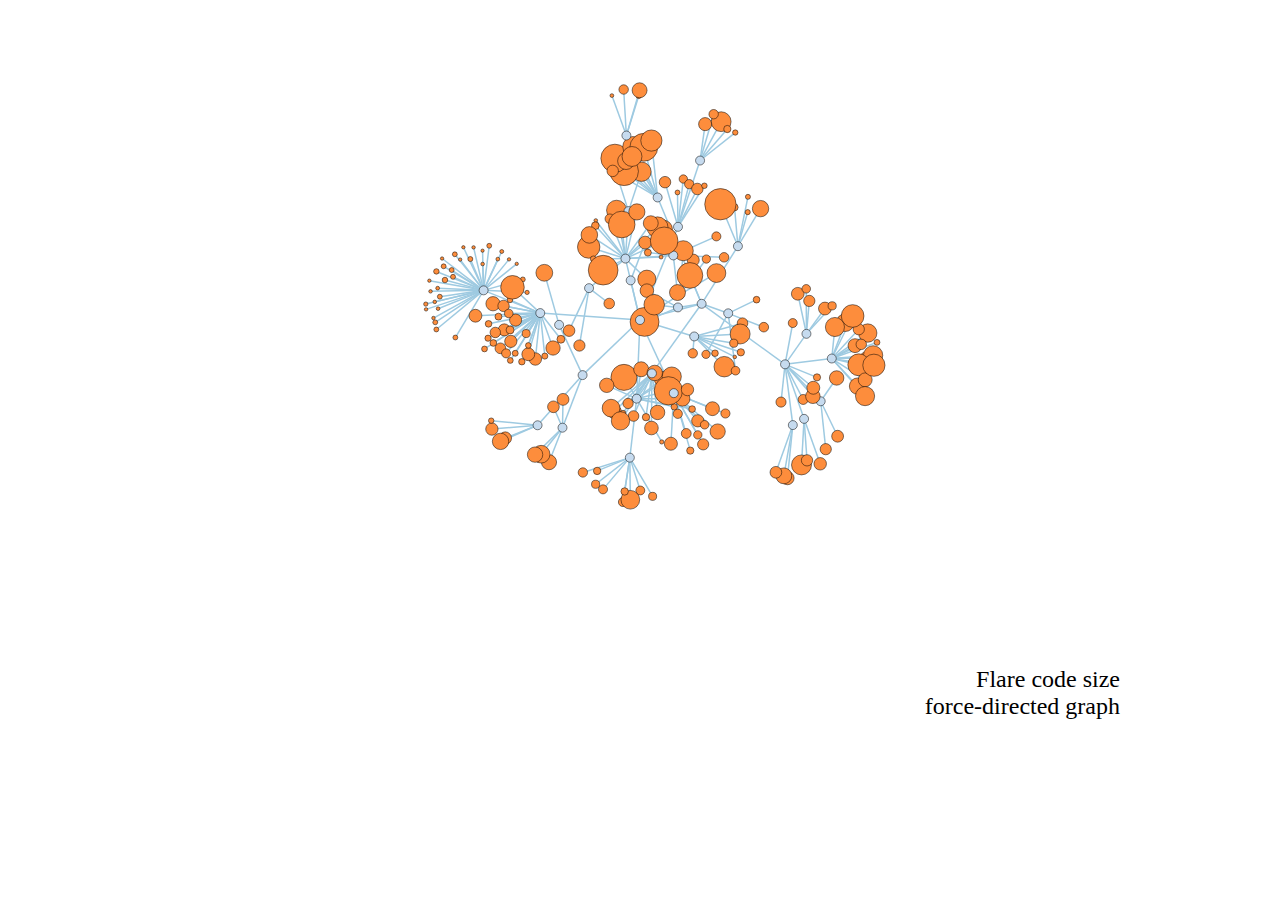
<file: graphs/FlareCodeSize/FlareCodeSize.html>
<!DOCTYPE html>
<html>
<head>
    <meta http-equiv="Content-Type" content="text/html;charset=utf-8">
    <link type="text/css" rel="stylesheet" href="css/style.css"/>
    <style type="text/css">

        circle.node {
            cursor: pointer;
            stroke: #000;
            stroke-width: .5px;
        }
        line.link {
            fill: none;
            stroke: #9ecae1;
            stroke-width: 1.5px;
        }

    </style>
</head>
<body>
<h2>
    Flare code size<br>
    force-directed graph
</h2>
<script type="text/javascript" src="lib/d3.js"></script>
<script type="text/javascript" src="lib/d3.geom.js"></script>
<script type="text/javascript" src="lib/d3.layout.js"></script>
<script type="text/javascript">

    var w = 1280,
        h = 800,
        node,
        link,
        root;

    var force = d3.layout.force()
        .on("tick", tick)
        // charge
        .charge(function (d) {
            return d._children ? -d.size / 100 : -30;
        })
        .linkDistance(function (d) {
            return d.target._children ? 80 : 30;
        })
        .size([w, h - 160]);

    var vis = d3.select("body").append("svg:svg")
        .attr("width", w)
        .attr("height", h);

    d3.json("data/flare.json", function (json) {
        root = json;
        root.fixed = true;
        root.x = w / 2;
        root.y = h / 2 - 80;
        update();
    });

    function update() {
        var nodes = flatten(root),
            links = d3.layout.tree().links(nodes);

        console.log(root);
        console.log(nodes);
        // Restart the force layout.
        force.nodes(nodes)
            .links(links)
            .start();

        // Update the links…
        link = vis.selectAll("line.link")
            .data(links, function (d) {
                return d.target.id;
            });

        // Enter any new links.
        link.enter().insert("svg:line", ".node")
            .attr("class", "link")
            .attr("x1", function (d) {
                return d.source.x;
            })
            .attr("y1", function (d) {
                return d.source.y;
            })
            .attr("x2", function (d) {
                return d.target.x;
            })
            .attr("y2", function (d) {
                return d.target.y;
            });

        // Exit any old links.
        link.exit().remove();

        // Update the nodes…
        node = vis.selectAll("circle.node")
            .data(nodes, function (d) {
                return d.id;
            })
            .style("fill", color);

        node.transition()
            .attr("r", function (d) {
                return d.children ? 4.5 : Math.sqrt(d.size) / 10;
            });

        // Enter any new nodes.
        node.enter().append("svg:circle")
            .attr("class", "node")
            .attr("cx", function (d) {
                return d.x;
            })
            .attr("cy", function (d) {
                return d.y;
            })
            .attr("r", function (d) {
                return d.children ? 4.5 : Math.sqrt(d.size) / 10;
            })
            .style("fill", color)
            .on("click", click)
            .call(force.drag);

        // Exit any old nodes.
        node.exit().remove();
    }

    function tick() {
        link.attr("x1", function (d) {
            return d.source.x;
        })
            .attr("y1", function (d) {
                return d.source.y;
            })
            .attr("x2", function (d) {
                return d.target.x;
            })
            .attr("y2", function (d) {
                return d.target.y;
            });

        node.attr("cx", function (d) {
            return d.x;
        })
            .attr("cy", function (d) {
                return d.y;
            });
    }

    // Color leaf nodes orange, and packages white or blue.
    function color(d) {
        return d._children ? "#3182bd" : d.children ? "#c6dbef" : "#fd8d3c";
    }

    // Toggle children on click.
    function click(d) {
        if (d.children) {
            d._children = d.children;
            d.children = null;
        } else {
            d.children = d._children;
            d._children = null;
        }
        update();
    }

    // Returns a list of all nodes under the root.
    function flatten(root) {
        var nodes = [], i = 0;

        function recurse(node) {
            if (node.children) node.size = node.children.reduce(function (p, v) {
                return p + recurse(v);
            }, 0);
            if (!node.id) node.id = ++i;
            nodes.push(node);
            return node.size;
        }

        root.size = recurse(root);
        return nodes;
    }

</script>
</body>
</html>
</file>
<file: graphs/Cardcaptor/css/style.css>
@font-face {
    font-family: "Anime Ace";
    src: url("../css/animeace2_reg.otf");
    font-weight: 400;
    font-style: normal;
}

html {
    --annotation-title-font-size: 15px;
    --annotation-label-font-size: 13px;
}

/************* general *************/
body {
    font-weight: 400;
    font-family: 'Barlow Semi Condensed', sans-serif;
    font-size: 16px;
    margin-top: 0px;
    margin-left: auto;
    margin-right: auto;
}

.outer-container {
    margin-left: auto;
    margin-right: auto;
    max-width: 1600px;
    /* padding-left: 20px; */
    /* padding-right: 20px; */
}

.anime {
    font-family: 'Anime Ace', monospace;
}

.pink {
    color: #eb547f;
}
.green {
    color: #4fb127;
}
.yellow {
    color: #F6B42B;
}

/************* title & top *************/

#intro-container {
    position: relative;
    display: flex;
    flex-direction: row;
    flex-wrap: wrap;
    justify-content: space-between;
    align-items: flex-start;
    max-width: 1400px;
    width: calc(100% - 80px);
    margin-left: auto;
    margin-right: auto;
    margin-top: 60px;
    margin-bottom: 30px;
}

#ccs-logo {
    opacity: 0.8;
    position: absolute;
    top: -190px;
    left: -130px;
    z-index: -1;
    max-width: 550px;
}

#title-container {
    position: relative;
    width: 50%;
}

#title {
    padding-left: 30px;
    padding-right: 20px;
}

#main-title {
    font-family: 'Anime Ace', monospace;
    font-size: 50px;
    color: #eb5580;
    mix-blend-mode: multiply;
}
#sub-title {
    font-size: 23px;
    color: black;
    letter-spacing: 1.1px;
    padding-top: 60px;
    mix-blend-mode: multiply;
}

#intro {
    width: 46%;
    padding-top: 60px;
}

.intro-text {
    line-height: 1.6em;
    font-size: 18px;
    font-family: 'Barlow', sans-serif;
}

#story-intro {
    display: flex;
    flex-direction: row;
    flex-wrap: wrap;
    justify-content: space-around;
    align-items: center;
    max-width: 900px;
    width: calc(100% - 80px);
    margin-left: auto;
    margin-right: auto;
    font-family: 'Barlow', sans-serif;
    line-height: 160%;
    font-size: 15px;
    padding-bottom: 40px;
}

#story-intro-text {
    width: 70%;
}

#read-more-button {
    width: 30%;
    margin-left: auto;
    margin-right: auto;
    text-align: center;
}
#read-more-button > p {
    padding: 10px 20px;
    border: 1px solid #eb547f;
    font-family: 'Barlow Semi Condensed', sans-serif;
    color: #eb547f;
    cursor: pointer;
    display: none;
}

/************* character introduction *************/

#character-intro {
    max-width: 1100px;
    width: calc(100% - 80px);
    margin-left: auto;
    margin-right: auto;
    font-family: 'Barlow', sans-serif;
    line-height: 160%;
    font-size: 15px;
}

.character-group {
    position: relative;
    display: flex;
    flex-direction: row;
    flex-wrap: wrap;
    justify-content: space-between;
    align-items: center;
    padding-bottom: 50px;
}

.character-group p:first-of-type {
    margin-top: 0px;
}

.character-text {
    width: 48%;
}

.character {
    font-size: 12px;
}

#color-explanation {
    display: flex;
    flex-direction: row;
    flex-wrap: wrap;
    justify-content: space-around;
    align-items: center;
}
#color-explanation > p {
    font-family: 'Barlow Semi Condensed', sans-serif;
    font-size: 14px;
    font-style: italic;
    line-height: 130%;
    width: 30%;
    text-align: center;
    margin-top: 0px;
    margin-bottom: 0px;
}

.manga-img {
    width: 48%;
    position: relative;
}
.manga-img div {
    /* position: absolute; */
    /* margin-top: -6px; */
    border-top: 6px solid #eb537f9C;
    border-bottom: 6px solid #eb537f9C;
    position: absolute;
    transform: translateY(-50%);
    display: none;
}

.manga-mobile-img {
    width: 100vw;
    margin-top: -6px;
    border-top: 6px solid #eb537f9C;
    border-bottom: 6px solid #eb537f9C;
    margin-bottom: 30px;
    transform: translateX(-55px);
    display: none;
}

#character-group-1 {
    margin-top: 30px;
}
#character-group-1 img {
    margin-top: 5px;
}

#manga-img-1 {
    background-image: url("../img/manga-img-1.jpg");
    background-size: cover;
    background-repeat: no-repeat;

}
#manga-img-2 {
    /* margin-right: 7%; */
    background-image: url("../img/manga-img-2.jpg");
    background-size: cover;
    background-repeat: no-repeat;
    background-position: right;
    right: 0px;
}

/************* annotation explanation *************/

#annotation-explanation {
    max-width: 600px;
    width: 70%;
    margin-left: auto;
    margin-right: auto;
    display: flex;
    flex-direction: row;
    flex-wrap: wrap;
    justify-content: space-around;
    align-items: flex-start;
    line-height: 120%;
    text-align: center;
    margin-top: 50px;
    margin-bottom: 30px;
}
#annotation-explanation > p {
    width: 45%;
    font-size: 14px;
    margin-top: 0px;
}

#story-annotation {
    cursor: pointer;
}

#green-gradient {
    font-family: 'Anime Ace', monospace;
    font-size: 12px;
    color: #4fb127;
    background: -webkit-linear-gradient(left, #4fb127 50%,#9ABF2B 110%);
    -webkit-background-clip: text;
    -webkit-text-fill-color: transparent;
}

#pink-gradient {
    font-family: 'Anime Ace', monospace;
    font-size: 12px;
    color: #EB5580;
    background: -webkit-linear-gradient(left, #EB5580 50%,#ED8B6A 110%);
    -webkit-background-clip: text;
    -webkit-text-fill-color: transparent;
}

/************* visual explanation *************/

.divider-line {
    border-top: 1px solid rgba(235, 84, 127, 0.5);
    height: 5px;
    width: calc(100% - 80px);
    margin-left: auto;
    margin-right: auto;
}

#visual-explanation-container {
    display: flex;
    flex-direction: row;
    flex-wrap: wrap;
    justify-content: space-around;
    align-items: center;
    position: relative;
    max-width: 1400px;
    width: calc(100% - 80px);
    margin-left: auto;
    margin-right: auto;
    margin-bottom: 20px;
    padding-top: 20px;
}

#explanation {
    width: 48%;
    font-size: 16px;
    line-height: 1.5em;
    padding-top: 0px;
    padding-bottom: 0px;
    text-align: center;
    /* font-family: 'Barlow', sans-serif; */
}
#explanation p {
    text-align: left;
}

#chibi-sakura {
    max-width: 150px;
}

#tsubasa-note {
    padding-top: 0px;
    font-style: italic;
    color: #7a7a7a;
}

#discover-note {
    color: #EB5580;
    text-align: center !important;
    font-family: 'Anime Ace';
    font-size: 13px;
    max-width: 80%;
    margin-left: auto;
    margin-right: auto;
}

#circle-layer-explanation {
    width: 45%;
    position: relative;
    text-align: center;
}

#layer-legend {
    width: 100%;
    max-width: 550px;
}

#layer-legend-svg {
    position: absolute;
    width: 100%;
    height: 100%;
    top: 0;
    left: 0;
}

/************* media queries *************/

@media screen and (max-width: 1450px) {
    #main-title {
        font-size: 46px;
    }
    #sub-title {
        font-size: 19px;
    }
}

@media screen and (max-width: 1050px) {
    #title-container, #intro, #explanation, #circle-layer-explanation, #circle-layer-explanation, #layer-legend {
        width: 100%;
    }

    #intro-container {
        width: calc(100% - 80px);
        margin-top: 0px;
        margin-bottom: 10px;
    }

    #title {
        padding-left: 0px;
    }

    #title-container {
        padding-top: 70px;
    }

    #main-title {
        font-size: 46px;
    }
    #sub-title {
        font-size: 22px;
    }

    #ccs-logo {
        top: -100px;
        left: -120px;
        width: calc(100% + 120px);
        max-width: 500px;
    }

    #intro {
        padding-top: 30px;
    }

    #annotation-explanation {
        width: 70%;
    }

    #layer-legend {
        max-width: 450px;
    }
}

@media screen and (max-width: 900px) {
    .character-text, .manga-img, #story-intro-text, #read-more-button {
        width: 100%;
    }

    .character-group {
        padding-bottom: 30px;
    }
    .character-group:last-child {
        padding-bottom: 15px;
    }
}

@media screen and (max-width: 500px) {
    #main-title {
        font-size: 37px;
    }
    #sub-title {
        font-size: 16px;
    }
    #intro-container {
        margin-bottom: 0px;
    }
    .explanation {
        width: 100%;
        text-align: left;
    }
    #character-intro, #intro-container, #visual-explanation-container, #story-intro, .divider-line  {
        width: calc(100% - 20px);
    }

    .manga-mobile-img {
        transform: translateX(-40px);
    }
}

/************* chart *************/

#chart-container {
    text-align: center;
    margin-left: auto;
    margin-right: auto;
    position: relative;
    padding-top: 30px;
    padding-bottom: 40px;
}
@media screen and (max-width: 400px) {
    #chart-container {
        padding-top: 0px;
        padding-bottom: 0px;
    }
}

#chart {
    position: relative;
}

#chart svg {
    font-family: 'Anime Ace', monospace;
    position: absolute;
    top: 0px;
    left: 50%;
    transform: translateX(-50%);
    overflow: visible;
}

canvas {
    position: absolute;
    top: 0px;
    left: 50%;
    transform: translateX(-50%);
}

.name-label {
}
.last-name-label {
    fill: #b9b9b9;
}

.chapter-number {
    fill: #6d6d6d;
}

.card-label {
    cursor: default;
    pointer-events: none;
}
.card-legend {
    fill: #a1a1a1;
}

.volume-arc {
    fill: none;
    stroke-linecap: round;
}

.annotation-group {
    pointer-events: none;
}
.annotation-note-title {
    font-size: 14px;
    font-size: var(--annotation-title-font-size);
    font-weight: 400;
}
.annotation-note-label {
    font-size: 13px;
    font-size: var(--annotation-label-font-size);
    font-family: 'Barlow Semi Condensed', sans-serif;
}

.annotation-circle {
    fill: none;
    stroke-dasharray: 0,5;
    stroke-linecap: round;
}

/************* credits *************/

#credit {
    padding-top: 20px;
    padding-bottom: 25px;
    width: calc(100% - 80px);
    margin-left: auto;
    margin-right: auto;
    margin-top: 20px;
    border-top: 1px solid rgba(235, 84, 127, 0.5);
}

@media screen and (max-width: 500px) {
    #credit {
        width: calc(100% - 20px);
    }
}

#credit p {
	margin-top: 0px;
	margin-bottom: 8px;
}

.credit-bold {
	font-weight: 600;
    font-size: 15px;
    margin-bottom: 8px;
    line-height: 130%;
}

.credit-note {
	line-height: 150%;
	font-size: 13px;
	font-weight: 400;
	color: #a5a5a5;
}

.divider {
    font-weight: 700;
    font-size: 1em;
    padding: 0px 5px;
    font-style: normal;
}

.grey {
  color: #c7c7c7;
}

a, a:link, a:visited, a:active {
    color: #eb547f;
    border-bottom: 1px dotted rgba(235, 84, 127, 0.5);
    text-decoration: none;
  }
  
  a:hover {
    text-decoration: none;
    border-bottom: 1px solid #eb547f;
  }
</file>
<file: graphs/Top10BabyName/css/style.css>
body {
  font-family: 'Open Sans', sans-serif;
  font-size: 11px;
  font-weight: 300;
  fill: #4A4A4A;
}

.titles, h2, h3 {
	font-family: 'Montserrat', sans-serif;
	font-weight: 400;
}

.subheader{
  font-size: 12px;
  text-transform: uppercase;
  color: #949494;
}

.genderTitle {
	font-family: 'Montserrat', sans-serif;
	font-weight: 400;
	font-size: 22px;
	text-transform: uppercase;
	margin: 0px 0px;
	vertical-align: middle;
	height: 34px;
	line-height: 34px;
}

.insights, .expl {
	line-height: 175%;
}

.attribution{
	font-size: 13px;
}

.chartWrapper {
	padding: 30px 0px;
}

.clickable {
	cursor: pointer;
    cursor: hand;
	font-weight: 700;
	border-bottom: 1px dashed #999;
	text-decoration: none; 
	shape-rendering: crispEdges;
}

.axis path,
.axis line {
  fill: none;
  stroke: #000;
  shape-rendering: crispEdges;
}

.x.axis path, .y.axis path {
  display: none;
}

.x.axis text, .y.axis text {
  font: 10px;
}

.grid .tick {
    stroke: lightgrey;
    opacity: 0.7;
}
.grid path {
      stroke-width: 0;
}

.line {
  fill: none;
  stroke: steelblue;
  stroke-width: 1.5px;
}

.brush .extent {
  fill-opacity: .125;
  shape-rendering: crispEdges;
}

.resize {
  display: inline !important; /* show when empty */
  fill: #7A7A7A;
  fill-opacity: 1;
  stroke: #7A7A7A;
  stroke-width: 3px;
}

.popUpName text {
  text-anchor: middle;
  text-shadow: 0 1px 0 #fff, 1px 0 0 #fff, 0 -1px 0 #fff, -1px 0 0 #fff;
}

.voronoi path {
  fill: none;
  pointer-events: all;
}
</file>
<file: css/main.css>
/*///////////////////////////// Bar Style ///////////////////////////////////*/
.sortbutton {
    margin-left: 40px;
}

.addbutton {
    margin-left: 40px;
}

/*axis path控制坐标轴线的css样式*/
.axis path,
.axis line {
    fill: none;
    stroke: black;
    shape-rendering: crispEdges;
}

.axis text {
    font-family: sans-serif;
    font-size: 11px;
}

/*/////////////////////////////// Partition Diagram Style /////////////////////////////////*/
/*Partition Diagram Style*/
.partText {
     writing-mode: tb;
     font-family: 'Anime Ace', monospace;
     font-size: 18px;
 }

.partText2 {
    font-family: 'Anime Ace', monospace;
    font-size: 18px;
}
</file>
<file: graphs/FlareCodeSize/css/style.css>
body {
    font: 300 36px "Helvetica Neue";
    height: 640px;
    margin: 80px 160px 80px 160px;
    overflow: hidden;
    position: relative;
    width: 960px;
}

a:link, a:visited {
    color: #777;
    text-decoration: none;
}

a:hover {
    color: #666;
}

blockquote {
    margin: 0;
}

blockquote:before {
    content: "“";
    position: absolute;
    left: -.4em;
}

blockquote:after {
    content: "”";
    position: absolute;
}

body > ul {
    margin: 0;
    padding: 0;
}

h1 {
    font-size: 64px;
}

h1, h2, h3 {
    font-weight: inherit;
    margin: 0;
}

h2, h3 {
    text-align: right;
    font-size: inherit;
    position: absolute;
    bottom: 0;
    right: 0;
}

h2 {
    font-size: 24px;
    position: absolute;
}

h3 {
    bottom: -20px;
    font-size: 18px;
}

.invert {
    background: #1f1f1f;
    color: #dcdccc;
}

.invert h2, .invert h3 {
    color: #7f9f7f;
}

.string, .regexp {
    color: #f39;
}

.keyword {
    color: #00c;
}

.comment {
    color: #777;
    font-style: oblique;
}

.number {
    color: #369;
}

.class, .special {
    color: #1181B8;
}

body > svg {
    position: absolute;
    top: -80px;
    left: -160px;
}
</file>
